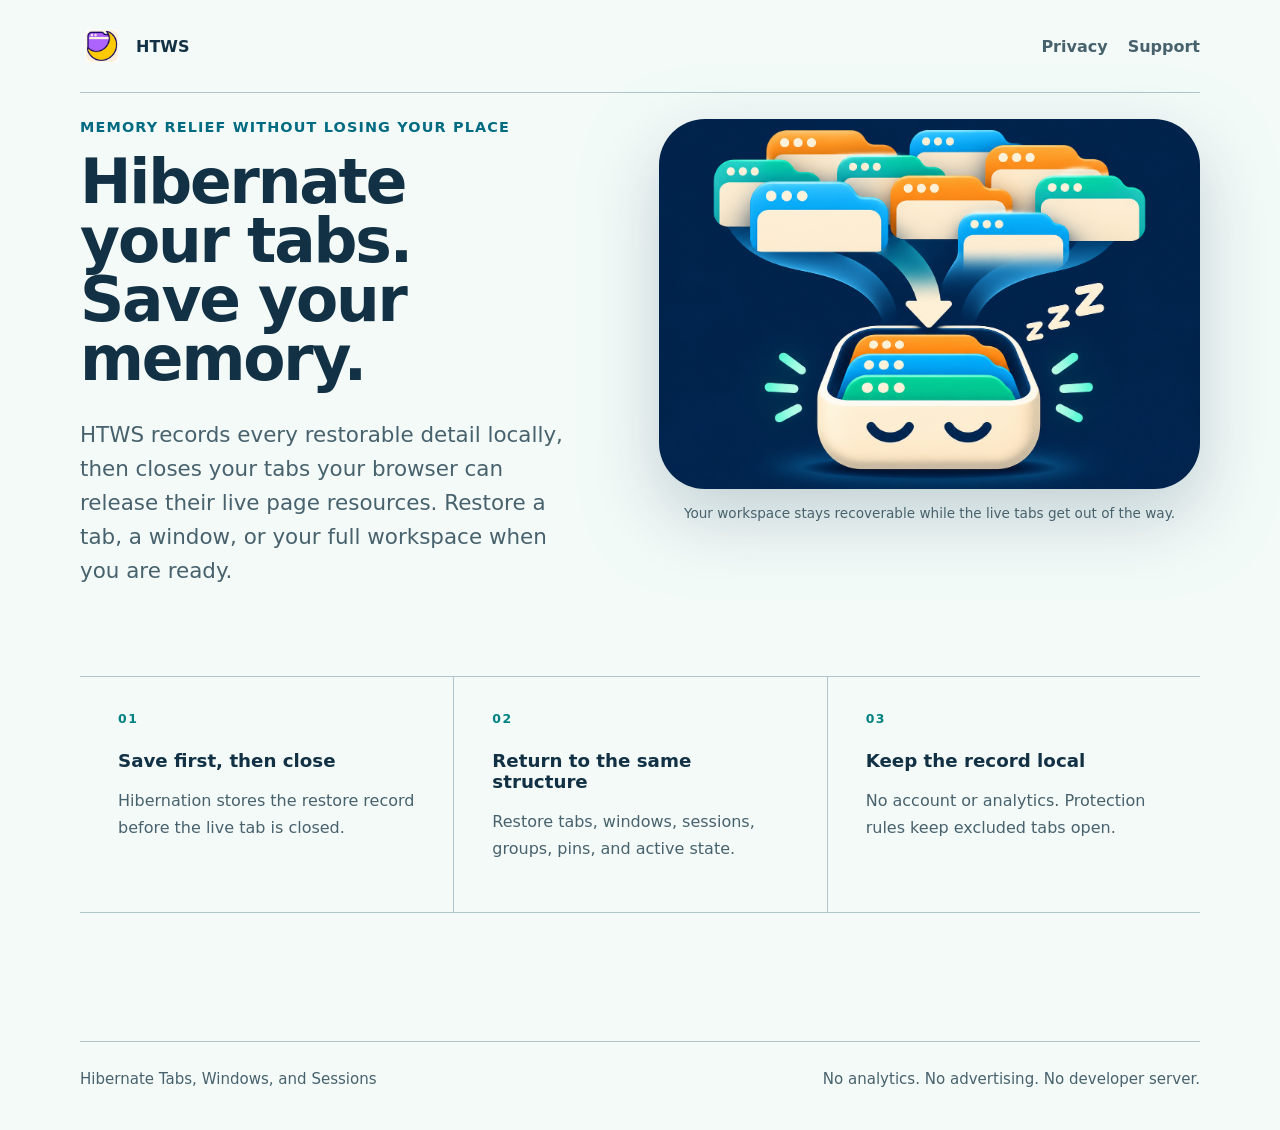
<file: index.html>
<!doctype html>
<html lang="en">
  <head>
    <meta charset="utf-8" />
    <meta name="viewport" content="width=device-width, initial-scale=1" />
    <meta
      name="description"
      content="Free browser memory by saving complete local restore records and closing tabs, windows, or entire browsing sessions until you need them again."
    />
    <title>Hibernate Tabs, Windows, and Sessions</title>
    <link rel="icon" href="assets/icon-128.png" />
    <link rel="stylesheet" href="styles.css" />
  </head>
  <body>
    <header class="site-header">
      <a class="brand" href="index.html">
        <img src="assets/icon-128.png" alt="" />
        <span>HTWS</span>
      </a>
      <nav aria-label="Primary navigation">
        <a href="privacy.html">Privacy</a>
        <a href="support.html">Support</a>
      </nav>
    </header>
    <main>
      <section class="hero">
        <div class="hero-copy">
          <p class="eyebrow">Memory relief without losing your place</p>
          <h1>Hibernate your tabs. Save your memory.</h1>
          <p class="lead">
            HTWS records every restorable detail locally, then closes your tabs
            your browser can release their live page resources. Restore a tab, a
            window, or your full workspace when you are ready.
          </p>
        </div>
        <figure class="hero-visual">
          <img
            src="assets/htws-memory-relief-hero.png"
            alt="Open browser tabs flowing into a compact sleeping archive"
            width="1448"
            height="1086"
            fetchpriority="high"
          />
          <figcaption>
            Your workspace stays recoverable while the live tabs get out of the
            way.
          </figcaption>
        </figure>
      </section>
      <section class="feature-band" aria-label="Product highlights">
        <div class="feature">
          <span class="feature-kicker">01</span>
          <strong>Save first, then close</strong>
          <p>
            Hibernation stores the restore record before the live tab is closed.
          </p>
        </div>
        <div class="feature">
          <span class="feature-kicker">02</span>
          <strong>Return to the same structure</strong>
          <p>
            Restore tabs, windows, sessions, groups, pins, and active state.
          </p>
        </div>
        <div class="feature">
          <span class="feature-kicker">03</span>
          <strong>Keep the record local</strong>
          <p>
            No account or analytics. Protection rules keep excluded tabs open.
          </p>
        </div>
      </section>
    </main>
    <footer class="site-footer">
      <span>Hibernate Tabs, Windows, and Sessions</span>
      <span>No analytics. No advertising. No developer server.</span>
    </footer>
  </body>
</html>
</file>
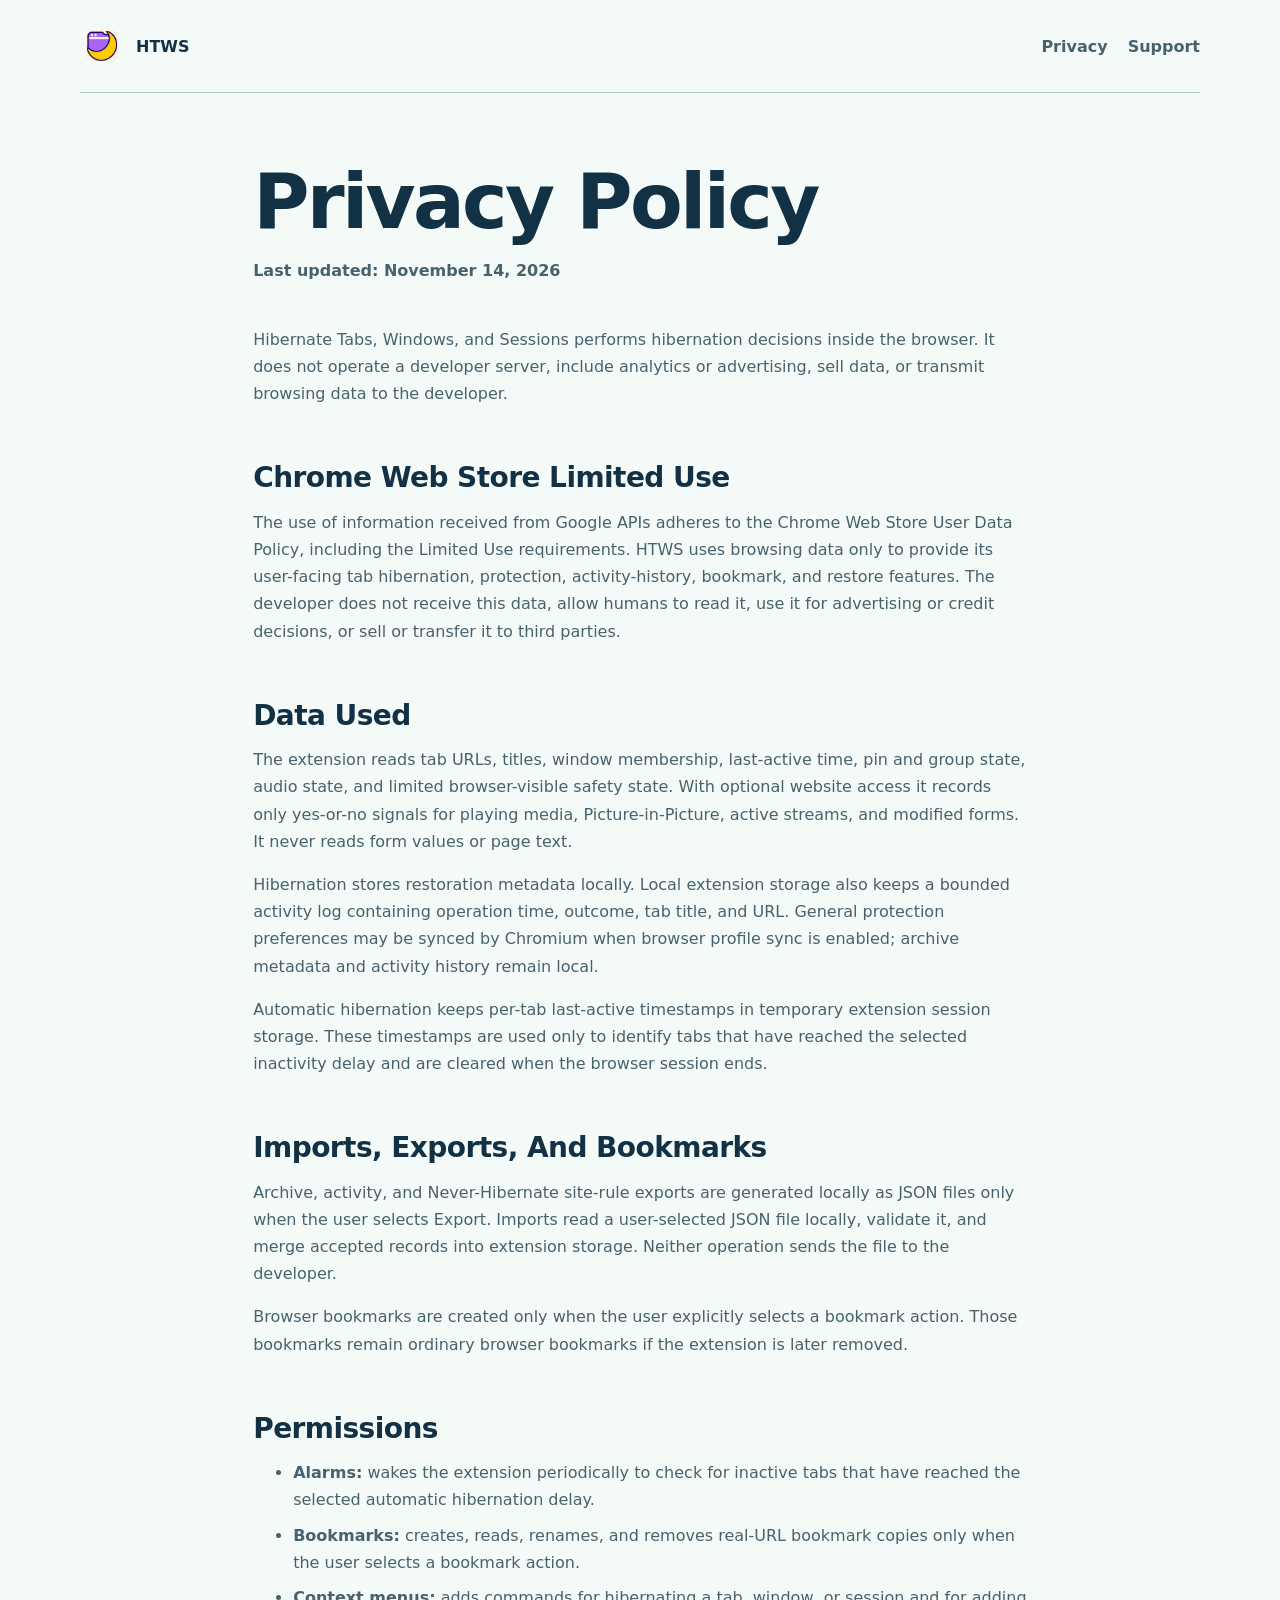
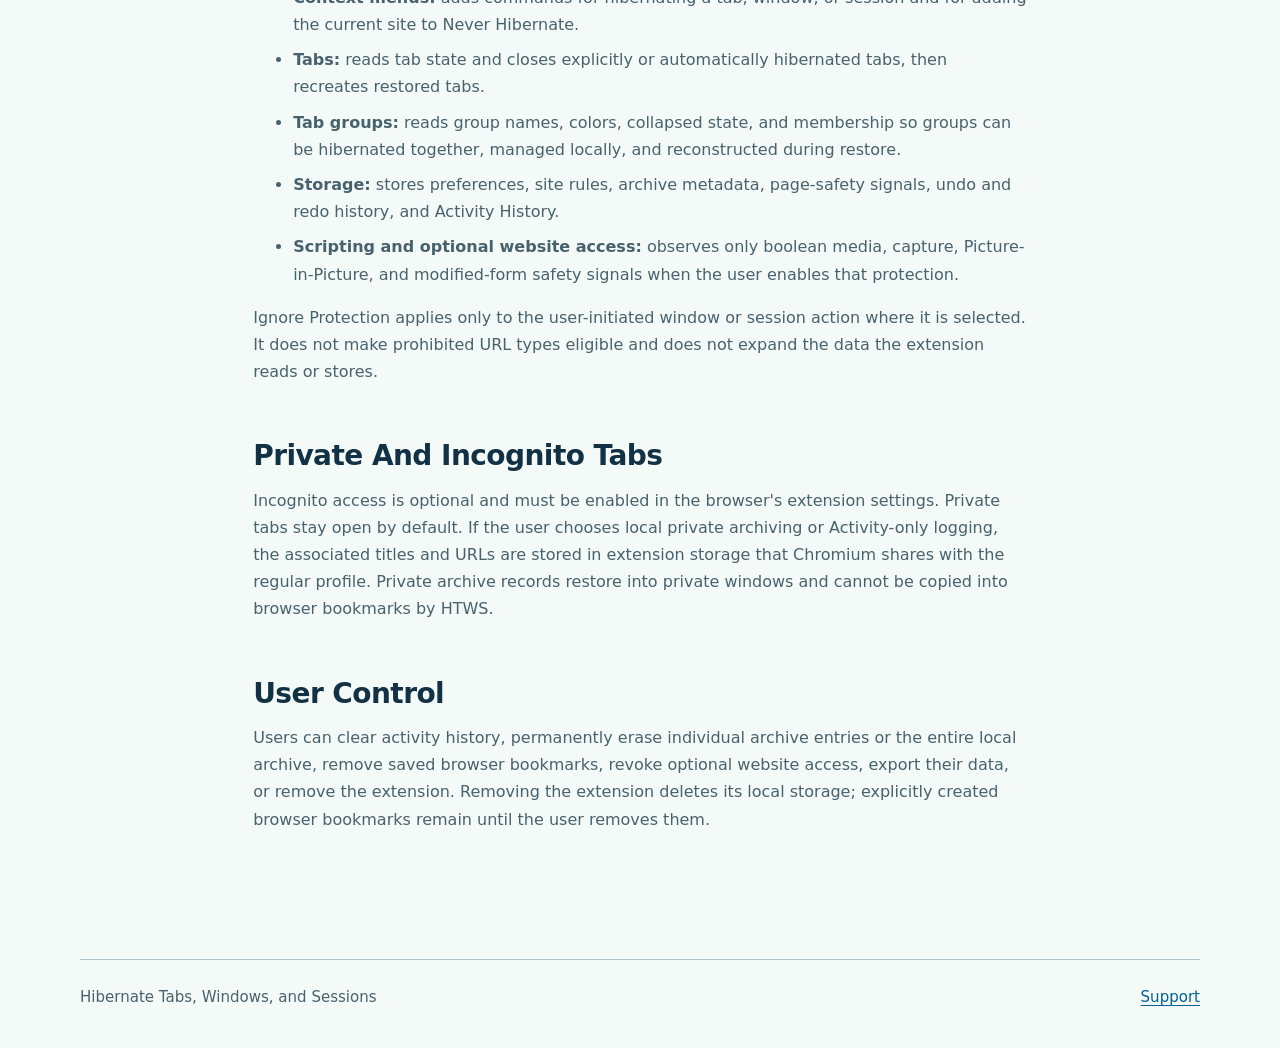
<file: privacy.html>
<!doctype html>
<html lang="en">
  <head>
    <meta charset="utf-8" />
    <meta name="viewport" content="width=device-width, initial-scale=1" />
    <title>Privacy Policy | HTWS</title>
    <link rel="icon" href="assets/icon-128.png" />
    <link rel="stylesheet" href="styles.css" />
  </head>
  <body>
    <header class="site-header">
      <a class="brand" href="index.html">
        <img src="assets/icon-128.png" alt="" />
        <span>HTWS</span>
      </a>
      <nav aria-label="Primary navigation">
        <a href="privacy.html" aria-current="page">Privacy</a>
        <a href="support.html">Support</a>
      </nav>
    </header>
    <main class="content">
      <h1>Privacy Policy</h1>
      <p class="updated">Last updated: November 14, 2026</p>

      <p>
        Hibernate Tabs, Windows, and Sessions performs hibernation decisions
        inside the browser. It does not operate a developer server, include
        analytics or advertising, sell data, or transmit browsing data to the
        developer.
      </p>

      <h2>Chrome Web Store Limited Use</h2>
      <p>
        The use of information received from Google APIs adheres to the Chrome
        Web Store User Data Policy, including the Limited Use requirements. HTWS
        uses browsing data only to provide its user-facing tab hibernation,
        protection, activity-history, bookmark, and restore features. The
        developer does not receive this data, allow humans to read it, use it
        for advertising or credit decisions, or sell or transfer it to third
        parties.
      </p>

      <h2>Data Used</h2>
      <p>
        The extension reads tab URLs, titles, window membership, last-active
        time, pin and group state, audio state, and limited browser-visible
        safety state. With optional website access it records only yes-or-no
        signals for playing media, Picture-in-Picture, active streams, and
        modified forms. It never reads form values or page text.
      </p>
      <p>
        Hibernation stores restoration metadata locally. Local extension storage
        also keeps a bounded activity log containing operation time, outcome,
        tab title, and URL. General protection preferences may be synced by
        Chromium when browser profile sync is enabled; archive metadata and
        activity history remain local.
      </p>
      <p>
        Automatic hibernation keeps per-tab last-active timestamps in temporary
        extension session storage. These timestamps are used only to identify
        tabs that have reached the selected inactivity delay and are cleared
        when the browser session ends.
      </p>

      <h2>Imports, Exports, And Bookmarks</h2>
      <p>
        Archive, activity, and Never-Hibernate site-rule exports are generated
        locally as JSON files only when the user selects Export. Imports read a
        user-selected JSON file locally, validate it, and merge accepted records
        into extension storage. Neither operation sends the file to the
        developer.
      </p>
      <p>
        Browser bookmarks are created only when the user explicitly selects a
        bookmark action. Those bookmarks remain ordinary browser bookmarks if
        the extension is later removed.
      </p>

      <h2>Permissions</h2>
      <ul>
        <li>
          <strong>Alarms:</strong> wakes the extension periodically to check for
          inactive tabs that have reached the selected automatic hibernation
          delay.
        </li>
        <li>
          <strong>Bookmarks:</strong> creates, reads, renames, and removes
          real-URL bookmark copies only when the user selects a bookmark action.
        </li>
        <li>
          <strong>Context menus:</strong> adds commands for hibernating a tab,
          window, or session and for adding the current site to Never Hibernate.
        </li>
        <li>
          <strong>Tabs:</strong> reads tab state and closes explicitly or
          automatically hibernated tabs, then recreates restored tabs.
        </li>
        <li>
          <strong>Tab groups:</strong> reads group names, colors, collapsed
          state, and membership so groups can be hibernated together, managed
          locally, and reconstructed during restore.
        </li>
        <li>
          <strong>Storage:</strong> stores preferences, site rules, archive
          metadata, page-safety signals, undo and redo history, and Activity
          History.
        </li>
        <li>
          <strong>Scripting and optional website access:</strong> observes only
          boolean media, capture, Picture-in-Picture, and modified-form safety
          signals when the user enables that protection.
        </li>
      </ul>
      <p>
        Ignore Protection applies only to the user-initiated window or session
        action where it is selected. It does not make prohibited URL types
        eligible and does not expand the data the extension reads or stores.
      </p>

      <h2>Private And Incognito Tabs</h2>
      <p>
        Incognito access is optional and must be enabled in the browser's
        extension settings. Private tabs stay open by default. If the user
        chooses local private archiving or Activity-only logging, the associated
        titles and URLs are stored in extension storage that Chromium shares
        with the regular profile. Private archive records restore into private
        windows and cannot be copied into browser bookmarks by HTWS.
      </p>

      <h2>User Control</h2>
      <p>
        Users can clear activity history, permanently erase individual archive
        entries or the entire local archive, remove saved browser bookmarks,
        revoke optional website access, export their data, or remove the
        extension. Removing the extension deletes its local storage; explicitly
        created browser bookmarks remain until the user removes them.
      </p>
    </main>
    <footer class="site-footer">
      <span>Hibernate Tabs, Windows, and Sessions</span>
      <a href="support.html">Support</a>
    </footer>
  </body>
</html>
</file>
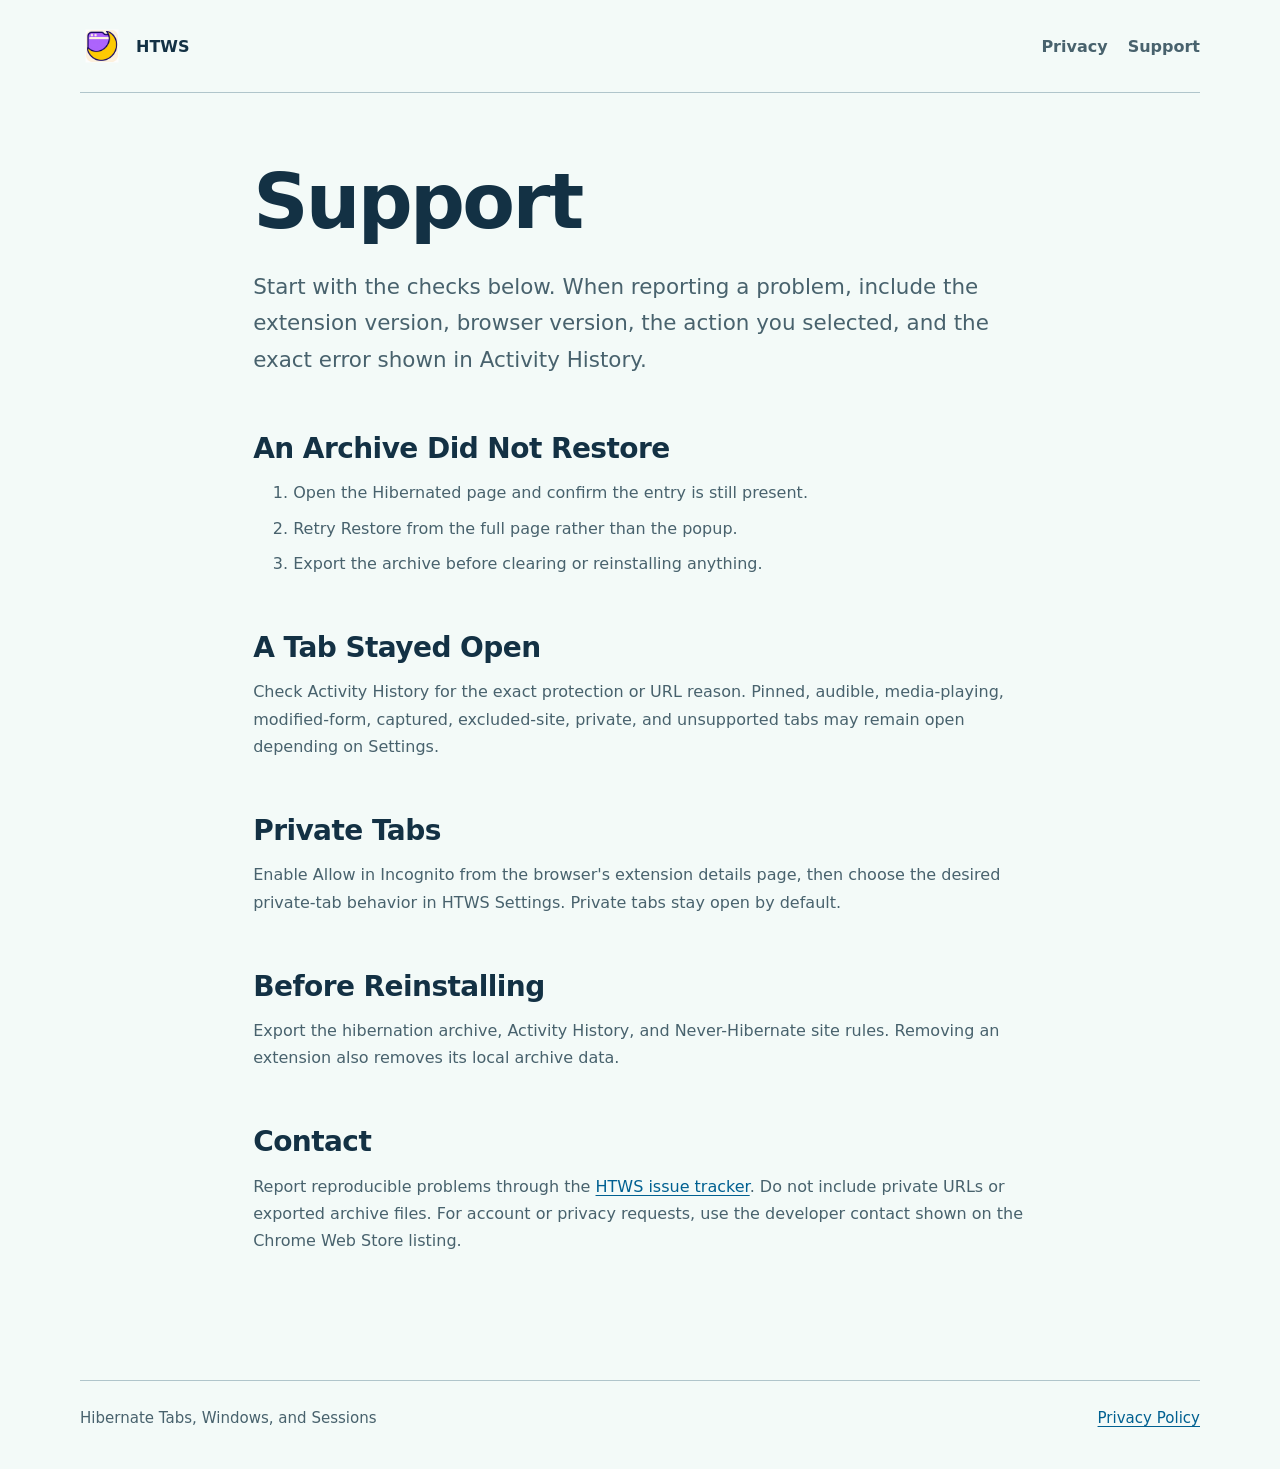
<file: support.html>
<!doctype html>
<html lang="en">
  <head>
    <meta charset="utf-8" />
    <meta name="viewport" content="width=device-width, initial-scale=1" />
    <title>Support | HTWS</title>
    <link rel="icon" href="assets/icon-128.png" />
    <link rel="stylesheet" href="styles.css" />
  </head>
  <body>
    <header class="site-header">
      <a class="brand" href="index.html">
        <img src="assets/icon-128.png" alt="" />
        <span>HTWS</span>
      </a>
      <nav aria-label="Primary navigation">
        <a href="privacy.html">Privacy</a>
        <a href="support.html" aria-current="page">Support</a>
      </nav>
    </header>
    <main class="content">
      <h1>Support</h1>
      <p class="lead">
        Start with the checks below. When reporting a problem, include the
        extension version, browser version, the action you selected, and the
        exact error shown in Activity History.
      </p>

      <h2>An Archive Did Not Restore</h2>
      <ol>
        <li>
          Open the Hibernated page and confirm the entry is still present.
        </li>
        <li>Retry Restore from the full page rather than the popup.</li>
        <li>Export the archive before clearing or reinstalling anything.</li>
      </ol>

      <h2>A Tab Stayed Open</h2>
      <p>
        Check Activity History for the exact protection or URL reason. Pinned,
        audible, media-playing, modified-form, captured, excluded-site, private,
        and unsupported tabs may remain open depending on Settings.
      </p>

      <h2>Private Tabs</h2>
      <p>
        Enable Allow in Incognito from the browser's extension details page,
        then choose the desired private-tab behavior in HTWS Settings. Private
        tabs stay open by default.
      </p>

      <h2>Before Reinstalling</h2>
      <p>
        Export the hibernation archive, Activity History, and Never-Hibernate
        site rules. Removing an extension also removes its local archive data.
      </p>

      <h2>Contact</h2>
      <p>
        Report reproducible problems through the
        <a href="https://github.com/ilobaak/htws-extension/issues"
          >HTWS issue tracker</a
        >. Do not include private URLs or exported archive files. For account or
        privacy requests, use the developer contact shown on the Chrome Web
        Store listing.
      </p>
    </main>
    <footer class="site-footer">
      <span>Hibernate Tabs, Windows, and Sessions</span>
      <a href="privacy.html">Privacy Policy</a>
    </footer>
  </body>
</html>
</file>
<file: styles.css>
:root {
  color-scheme: light;
  --ink: oklch(30% 0.05 240deg);
  --muted: oklch(48% 0.035 225deg);
  --deep-blue: oklch(29% 0.09 245deg);
  --soft-blue: oklch(94% 0.02 220deg);
  --paper: oklch(98% 0.008 175deg);
  --teal: oklch(68% 0.12 180deg);
  --rule: oklch(81% 0.025 215deg);
  font-family: "Segoe UI", system-ui, sans-serif;
}

* {
  box-sizing: border-box;
}

body {
  margin: 0;
  color: var(--ink);
  background: var(--paper);
}

a {
  color: oklch(46% 0.12 235deg);
  text-underline-offset: 0.2em;
}

a:hover,
a:focus-visible {
  color: oklch(36% 0.1 235deg);
}

.site-header,
.site-footer,
main {
  width: min(1120px, calc(100% - 40px));
  margin-inline: auto;
}

.site-header {
  display: flex;
  align-items: center;
  justify-content: space-between;
  gap: 24px;
  padding-block: 24px;
  border-bottom: 1px solid var(--rule);
}

.brand {
  display: flex;
  align-items: center;
  gap: 12px;
  color: var(--ink);
  font-weight: 750;
  text-decoration: none;
}

.brand img {
  width: 44px;
  height: 44px;
}

nav {
  display: flex;
  flex-wrap: wrap;
  gap: 20px;
}

nav a {
  color: var(--muted);
  font-weight: 650;
  text-decoration: none;
}

.hero {
  display: grid;
  grid-template-columns: minmax(0, 0.95fr) minmax(360px, 1.05fr);
  gap: clamp(44px, 7vw, 92px);
  align-items: start;
  padding-block: clamp(18px, 2vw, 28px) clamp(56px, 7vw, 88px);
}

.hero-copy {
  padding-block: 0;
}

.eyebrow {
  margin: 0 0 18px;
  color: oklch(48% 0.1 215deg);
  font-size: 0.9rem;
  font-weight: 750;
  letter-spacing: 0.08em;
  text-transform: uppercase;
}

h1,
h2 {
  margin: 0;
  letter-spacing: -0.035em;
}

h1 {
  max-width: 15ch;
  font-size: clamp(3.25rem, 4.8vw, 4.35rem);
  line-height: 0.96;
}

h2 {
  font-size: clamp(2rem, 4vw, 3.4rem);
  line-height: 1.05;
}

.lead {
  max-width: 55ch;
  margin: 30px 0 0;
  color: var(--muted);
  font-size: clamp(1.12rem, 1.7vw, 1.34rem);
  line-height: 1.58;
}

.hero-visual {
  margin: 0;
}

.hero-visual img {
  display: block;
  width: 100%;
  height: clamp(330px, 31vw, 370px);
  border-radius: clamp(24px, 4vw, 46px);
  background: var(--deep-blue);
  object-fit: cover;
  object-position: center;
  box-shadow: 0 28px 70px oklch(26% 0.07 240deg / 20%);
}

.hero-visual figcaption {
  max-width: none;
  margin: 14px auto 0;
  color: var(--muted);
  font-size: 0.85rem;
  line-height: 1.5;
  text-align: center;
}

.feature-band {
  display: grid;
  grid-template-columns: repeat(3, 1fr);
  margin-block: 0 clamp(80px, 10vw, 128px);
  border-block: 1px solid var(--rule);
}

.feature {
  padding: 34px clamp(18px, 3vw, 38px);
}

.feature + .feature {
  border-left: 1px solid var(--rule);
}

.feature-kicker {
  display: block;
  margin-bottom: 24px;
  color: oklch(54% 0.11 195deg);
  font-size: 0.78rem;
  font-weight: 800;
  letter-spacing: 0.12em;
}

.feature strong {
  display: block;
  margin-bottom: 10px;
  font-size: 1.14rem;
}

.feature p,
.content p,
.content li {
  color: var(--muted);
  line-height: 1.7;
}

.content {
  max-width: 76ch;
  padding-block: 72px 110px;
}

.content h1 {
  max-width: none;
  margin-bottom: 18px;
  font-size: clamp(2.7rem, 6vw, 5rem);
}

.content h2 {
  margin-top: 56px;
  font-size: 1.75rem;
  letter-spacing: -0.02em;
}

.content li + li {
  margin-top: 8px;
}

.updated {
  margin-bottom: 42px;
  color: oklch(48% 0.1 215deg);
  font-weight: 700;
}

.site-footer {
  display: flex;
  justify-content: space-between;
  gap: 20px;
  padding-block: 28px 42px;
  border-top: 1px solid var(--rule);
  color: var(--muted);
  font-size: 0.94rem;
}

@media (max-width: 760px) {
  .site-header,
  .site-footer {
    align-items: flex-start;
    flex-direction: column;
  }

  .hero {
    grid-template-columns: 1fr;
    gap: 46px;
    padding-block: 24px 72px;
  }

  h1 {
    max-width: 13ch;
  }

  .hero-copy {
    padding-block: 0;
  }

  .hero-visual img {
    height: auto;
    aspect-ratio: 4 / 3;
  }

  .feature-band {
    grid-template-columns: 1fr;
  }

  .feature + .feature {
    border-top: 1px solid var(--rule);
    border-left: 0;
  }
}
</file>
